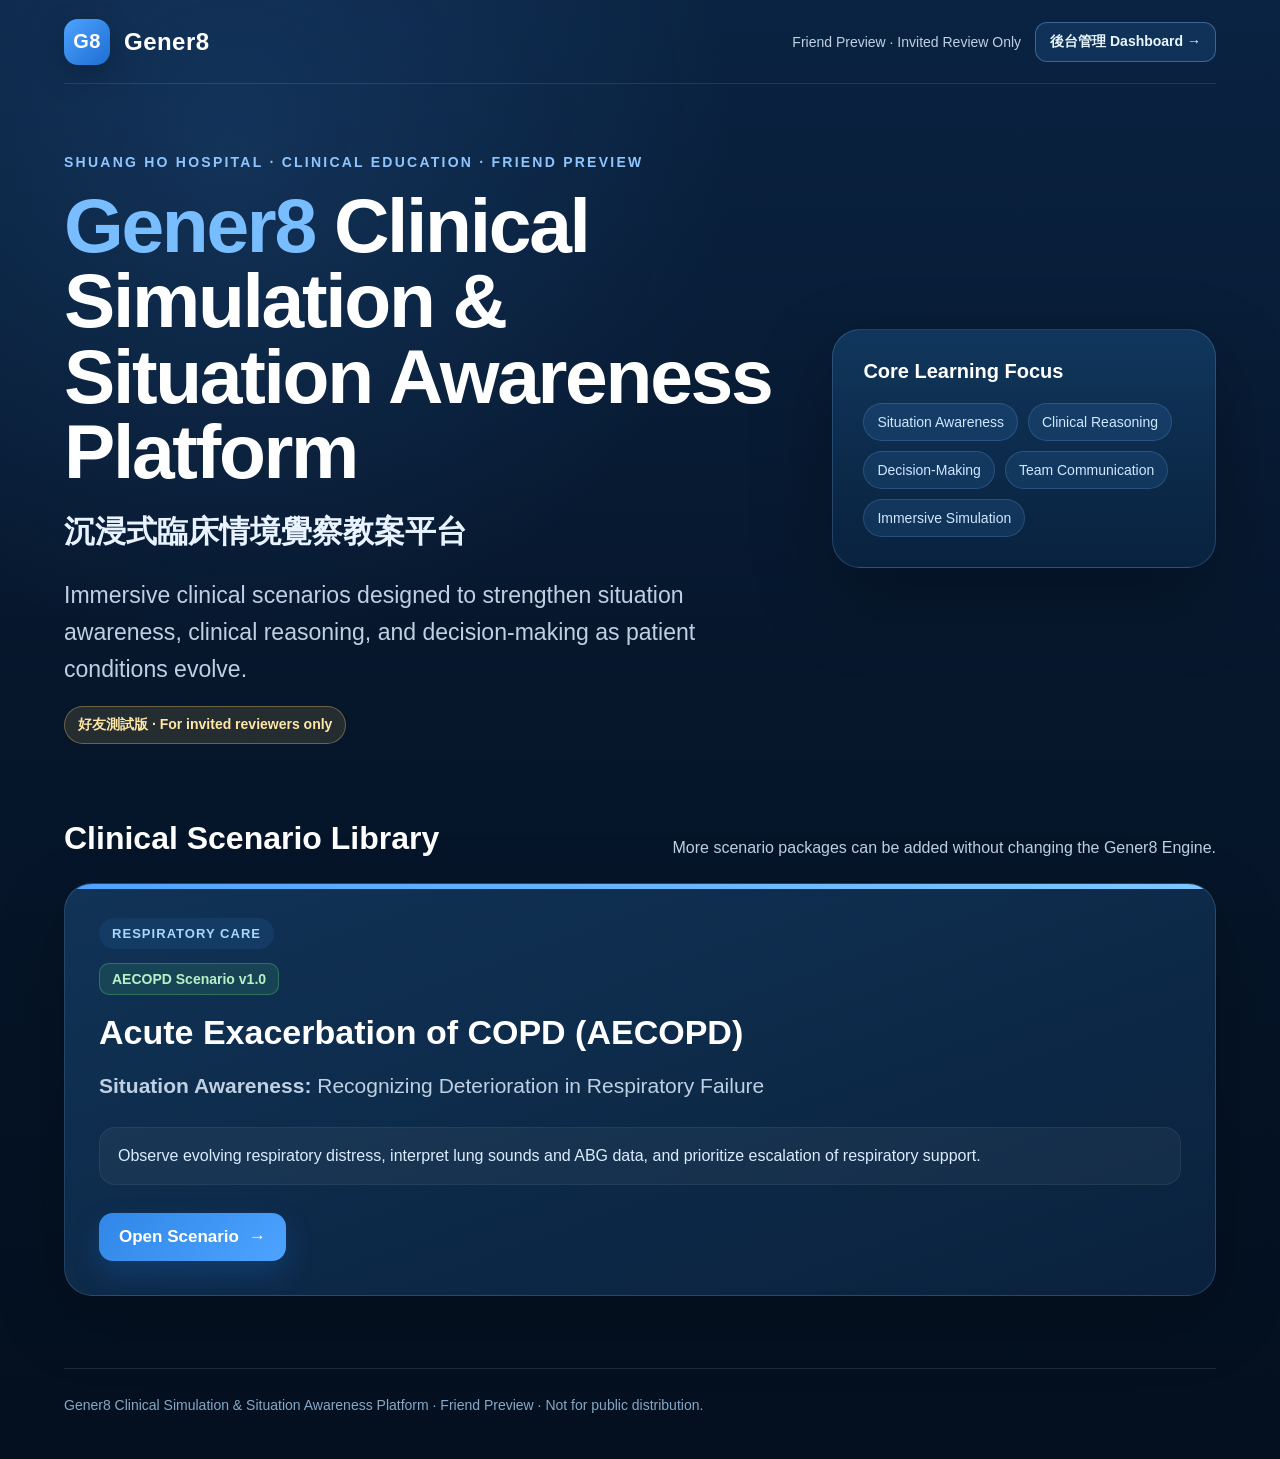
<file: index.html>
<!doctype html>
<html lang="en">
<head>
<meta charset="utf-8">
<meta name="viewport" content="width=device-width,initial-scale=1">
<meta name="robots" content="noindex,nofollow,noarchive">
<title>Gener8 Clinical Simulation & Situation Awareness Platform</title>
<style>
:root{
  --bg:#06162b;
  --bg2:#0a2342;
  --panel:#0d2c50;
  --panel2:#12395f;
  --text:#ffffff;
  --muted:#bfd0e3;
  --soft:#8fc5ff;
  --accent:#4da3ff;
  --accent2:#78bdff;
  --line:rgba(255,255,255,.10);
}
*{box-sizing:border-box}
html,body{
  margin:0;
  min-height:100%;
  background:
    radial-gradient(circle at 18% 10%,rgba(77,163,255,.14),transparent 30%),
    linear-gradient(180deg,var(--bg2) 0%,var(--bg) 48%,#04101f 100%);
  color:var(--text);
  font-family:Inter,"Segoe UI","Noto Sans TC","Microsoft JhengHei",Arial,sans-serif;
}
body{min-height:100vh}
.shell{max-width:1500px;margin:0 auto;padding:0 5vw}
nav{
  display:flex;align-items:center;justify-content:space-between;
  min-height:84px;border-bottom:1px solid var(--line)
}
.logo{display:flex;align-items:center;gap:14px;font-weight:800;font-size:24px;letter-spacing:.02em}
.logo-mark{
  width:46px;height:46px;border-radius:14px;display:grid;place-items:center;
  background:linear-gradient(135deg,#4da3ff,#1d6ed1);
  box-shadow:0 10px 30px rgba(0,0,0,.22)
}
.logo-mark span{font-size:20px}
.nav-actions{display:flex;align-items:center;gap:14px}
.nav-note{font-size:14px;color:var(--muted)}
.admin-btn{
  display:inline-flex;align-items:center;gap:8px;text-decoration:none;color:#eaf6ff;
  border:1px solid rgba(143,197,255,.35);background:rgba(77,163,255,.12);
  border-radius:12px;padding:10px 14px;font-size:14px;font-weight:800
}
.admin-btn:hover{background:rgba(77,163,255,.22);border-color:rgba(143,197,255,.6)}
.hero{
  display:grid;grid-template-columns:minmax(0,1.3fr) minmax(320px,.7fr);
  gap:56px;align-items:center;padding:70px 0 56px
}
.kicker{
  color:var(--soft);font-size:14px;font-weight:700;letter-spacing:.16em;
  text-transform:uppercase;margin-bottom:18px
}
h1{font-size:clamp(52px,6vw,92px);line-height:.98;margin:0 0 22px;letter-spacing:-.03em}
h1 .brand-accent{color:var(--accent2)}
.zh-title{font-size:clamp(24px,2.4vw,38px);font-weight:750;margin-bottom:24px;color:#e8f3ff}
.lead{font-size:clamp(19px,1.8vw,27px);line-height:1.6;color:var(--muted);max-width:980px;margin:0}
.hero-panel{
  background:linear-gradient(180deg,rgba(18,57,95,.92),rgba(9,34,63,.96));
  border:1px solid rgba(143,197,255,.20);border-radius:28px;padding:30px;
  box-shadow:0 30px 80px rgba(0,0,0,.28)
}
.hero-panel h3{font-size:20px;margin:0 0 20px}
.pill-row{display:flex;flex-wrap:wrap;gap:10px}
.pill{
  padding:10px 13px;border-radius:999px;background:rgba(77,163,255,.12);
  border:1px solid rgba(143,197,255,.18);color:#cfe8ff;font-size:14px
}
main{padding:20px 0 72px}
.section-head{display:flex;align-items:end;justify-content:space-between;gap:24px;margin-bottom:26px}
.section-head h2{font-size:32px;margin:0}
.section-head p{margin:0;color:var(--muted);font-size:16px}
.grid{display:grid;grid-template-columns:repeat(auto-fit,minmax(360px,1fr));gap:26px}
.card{
  position:relative;overflow:hidden;min-height:360px;padding:34px;
  border-radius:28px;background:linear-gradient(160deg,rgba(17,52,88,.98),rgba(10,34,62,.98));
  border:1px solid rgba(143,197,255,.18);box-shadow:0 24px 70px rgba(0,0,0,.22);
  display:flex;flex-direction:column
}
.card:before{
  content:"";position:absolute;inset:0 auto auto 0;width:100%;height:5px;
  background:linear-gradient(90deg,#4da3ff,#7ec7ff)
}
.tag{
  display:inline-flex;align-self:flex-start;padding:8px 13px;border-radius:999px;
  background:#143b63;color:#a9d7ff;font-size:13px;font-weight:800;letter-spacing:.08em;
  margin-bottom:24px
}
.version{display:inline-flex;align-self:flex-start;margin:-10px 0 18px;padding:7px 12px;border-radius:10px;background:rgba(82,210,115,.12);border:1px solid rgba(82,210,115,.34);color:#baf0c8;font-size:14px;font-weight:800}.card h3{font-size:34px;line-height:1.16;margin:0 0 18px}
.card p{font-size:21px;line-height:1.55;color:var(--muted);margin:0 0 22px}
.card .focus{
  margin-top:2px;padding:16px 18px;border-radius:16px;background:rgba(255,255,255,.045);
  border:1px solid rgba(255,255,255,.06);color:#dcecff;font-size:16px;line-height:1.55
}
.spacer{flex:1}
.btn{
  margin-top:28px;display:inline-flex;align-items:center;gap:10px;align-self:flex-start;
  text-decoration:none;color:#fff;background:linear-gradient(135deg,#3187e7,#4da3ff);
  border-radius:14px;padding:14px 20px;font-size:17px;font-weight:800;
  box-shadow:0 12px 28px rgba(32,120,219,.25)
}
.btn:hover{filter:brightness(1.08)}
.future-card{opacity:.56;border-style:dashed}
footer{border-top:1px solid var(--line);padding:28px 0 46px;color:#86a7c6;font-size:14px}
@media(max-width:900px){
  .hero{grid-template-columns:1fr;gap:30px;padding-top:50px}
  .hero-panel{max-width:620px}
  .section-head{align-items:flex-start;flex-direction:column}
  .nav-note{display:none}
  .admin-btn{font-size:13px;padding:9px 11px}
}
</style>
</head>
<body>
<div class="shell">
  <nav>
    <div class="logo">
      <div class="logo-mark"><span>G8</span></div>
      <div>Gener8</div>
    </div>
    <div class="nav-actions">
      <div class="nav-note">Friend Preview · Invited Review Only</div>
      <a class="admin-btn" href="admin/index.html">後台管理 Dashboard →</a>
    </div>
  </nav>

  <header class="hero">
    <div>
      <div class="kicker">Shuang Ho Hospital · Clinical Education · Friend Preview</div>
      <h1><span class="brand-accent">Gener8</span> Clinical Simulation &amp; Situation Awareness Platform</h1>
      <div class="zh-title">沉浸式臨床情境覺察教案平台</div>
      <p class="lead">Immersive clinical scenarios designed to strengthen situation awareness, clinical reasoning, and decision-making as patient conditions evolve.</p>
      <div style="margin-top:18px;display:inline-flex;padding:9px 13px;border-radius:999px;background:rgba(255,209,102,.12);border:1px solid rgba(255,209,102,.34);color:#ffe7a6;font-size:14px;font-weight:800">好友測試版 · For invited reviewers only</div>
    </div>
    <aside class="hero-panel">
      <h3>Core Learning Focus</h3>
      <div class="pill-row">
        <span class="pill">Situation Awareness</span>
        <span class="pill">Clinical Reasoning</span>
        <span class="pill">Decision-Making</span>
        <span class="pill">Team Communication</span>
        <span class="pill">Immersive Simulation</span>
      </div>
    </aside>
  </header>

  <main>
    <div class="section-head">
      <div>
        <h2>Clinical Scenario Library</h2>
      </div>
      <p>More scenario packages can be added without changing the Gener8 Engine.</p>
    </div>

    <div class="grid">
      <article class="card">
        <div class="tag">RESPIRATORY CARE</div>
        <div class="version">AECOPD Scenario v1.0</div>
        <h3>Acute Exacerbation of COPD (AECOPD)</h3>
        <p><strong>Situation Awareness:</strong> Recognizing Deterioration in Respiratory Failure</p>
        <div class="focus">
          Observe evolving respiratory distress, interpret lung sounds and ABG data, and prioritize escalation of respiratory support.
        </div>
        <div class="spacer"></div>
        <a class="btn" href="scenarios/aecopd/index.html?view=login">Open Scenario <span>→</span></a>
      </article>

    </div>
  </main>

  <footer>
    Gener8 Clinical Simulation &amp; Situation Awareness Platform · Friend Preview · Not for public distribution.
  </footer>
</div>
</body>
</html>
</file>
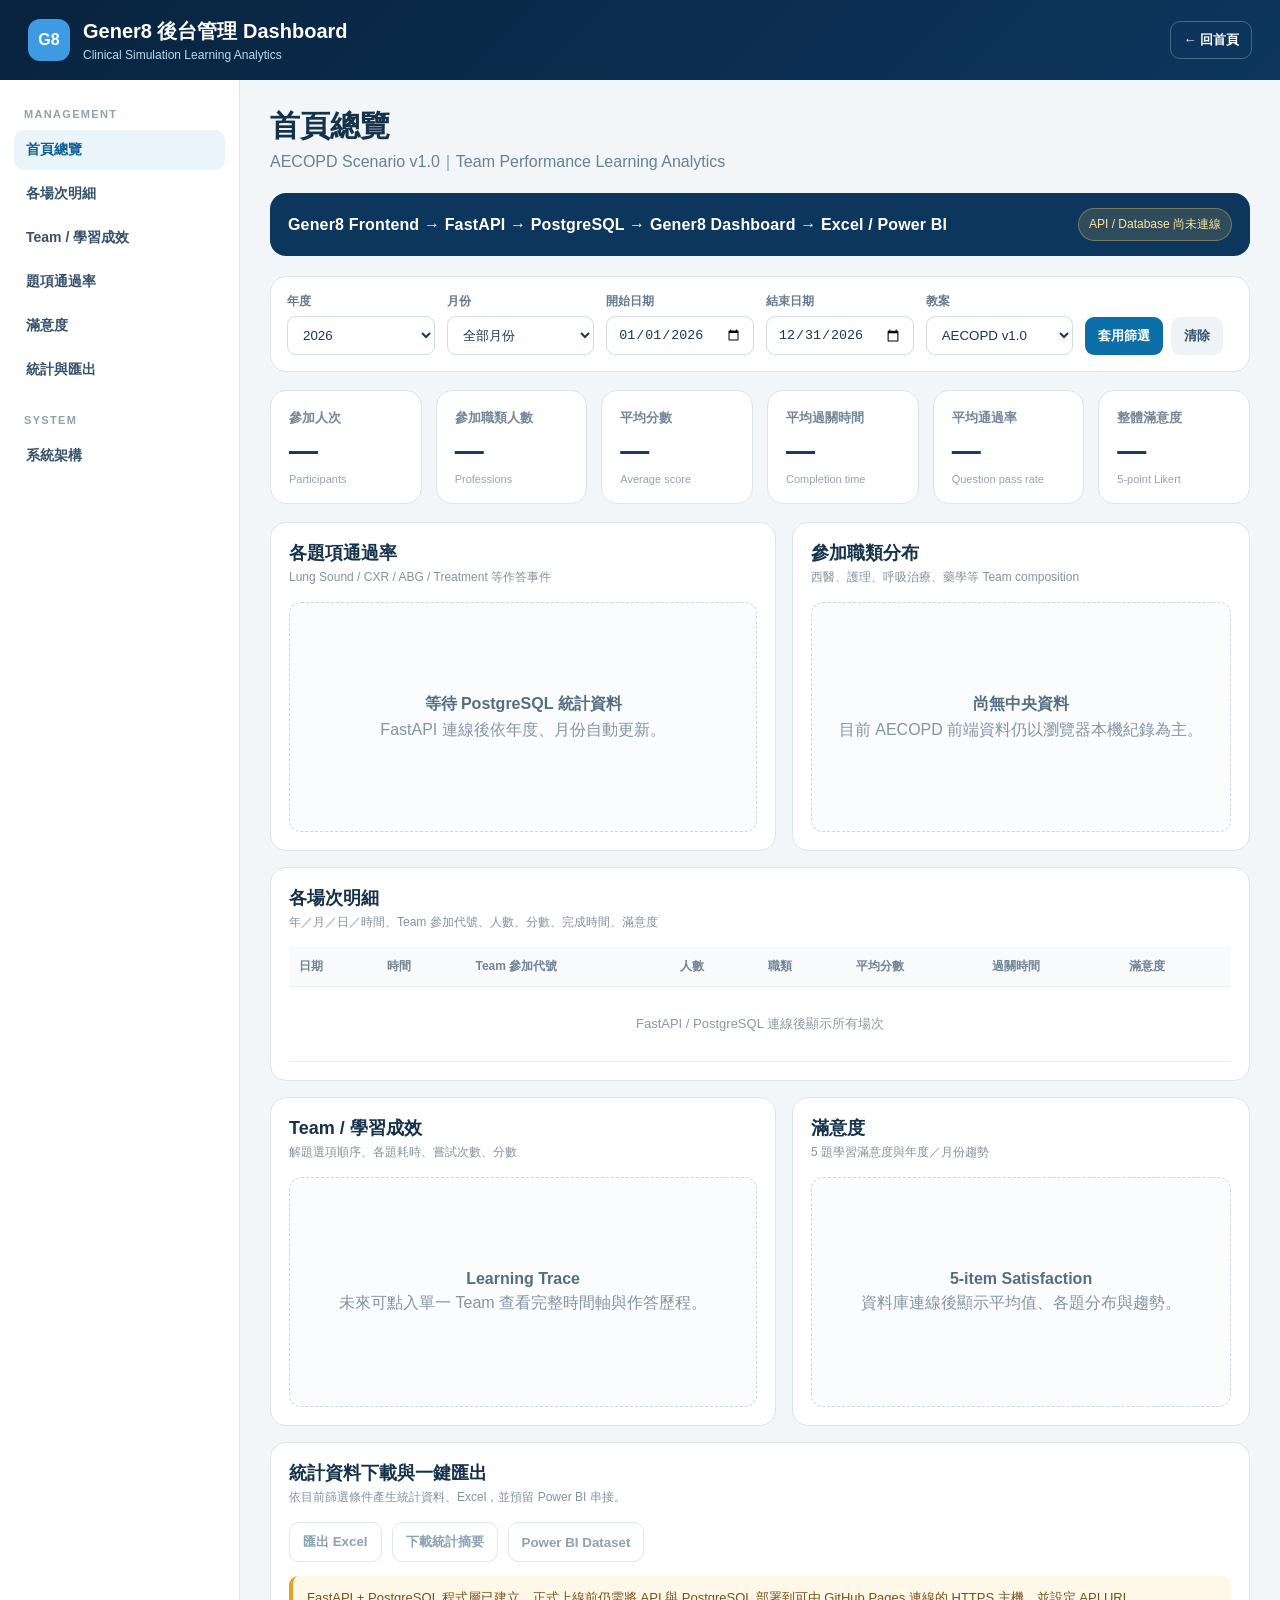
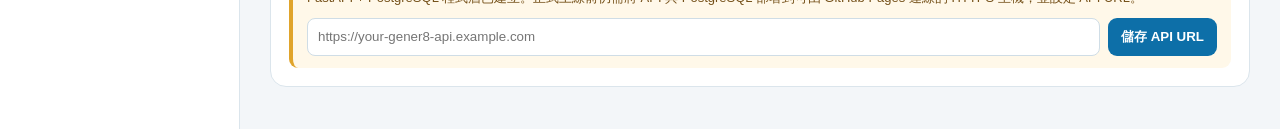
<file: admin/index.html>
<!doctype html>
<html lang="zh-Hant">
<head>
<meta charset="utf-8">
<meta name="viewport" content="width=device-width,initial-scale=1">
<meta name="robots" content="noindex,nofollow,noarchive">
<title>Gener8 Dashboard｜後台管理</title>
<style>
:root{
  --bg:#f3f6f9;--panel:#fff;--nav:#08233f;--nav2:#0d365d;--text:#15324b;--muted:#6b7f90;
  --line:#dbe5ec;--blue:#146ea8;--blue2:#e9f4fb;--green:#23865a;--amber:#a36b00;
}
*{box-sizing:border-box}
body{margin:0;background:var(--bg);color:var(--text);font-family:Inter,"Noto Sans TC","Microsoft JhengHei","Segoe UI",Arial,sans-serif}
.topbar{background:linear-gradient(135deg,var(--nav),var(--nav2));color:#fff;padding:18px 28px;display:flex;align-items:center;justify-content:space-between;gap:20px;position:sticky;top:0;z-index:10}
.brand{display:flex;align-items:center;gap:13px}.mark{width:42px;height:42px;border-radius:12px;background:#3e9be3;display:grid;place-items:center;font-weight:900}.brand h1{font-size:20px;margin:0}.brand p{font-size:12px;color:#bed8ed;margin:3px 0 0}
.top-actions{display:flex;gap:10px;align-items:center}.top-actions a{color:#fff;text-decoration:none;border:1px solid rgba(255,255,255,.24);padding:9px 12px;border-radius:10px;font-size:13px;font-weight:800}
.layout{display:grid;grid-template-columns:240px 1fr;min-height:calc(100vh - 78px)}
.sidebar{background:#fff;border-right:1px solid var(--line);padding:20px 14px}
.side-title{font-size:11px;font-weight:900;color:#90a1ae;letter-spacing:.12em;margin:8px 10px 10px}
.side-link{display:block;padding:11px 12px;margin:4px 0;border-radius:10px;color:#355169;text-decoration:none;font-weight:700;font-size:14px}
.side-link.active{background:#eaf4fb;color:#0c5f94}
.content{padding:26px 30px 42px;min-width:0}
.header-row{display:flex;align-items:flex-start;justify-content:space-between;gap:20px;margin-bottom:20px}
.header-row h2{font-size:30px;margin:0 0 5px}.header-row p{margin:0;color:var(--muted)}
.architecture{background:#0d365d;color:#fff;border-radius:16px;padding:15px 18px;margin-bottom:20px;display:flex;align-items:center;justify-content:space-between;gap:18px}
.arch-flow{font-weight:900;letter-spacing:.01em}.api-status{font-size:12px;padding:7px 10px;border-radius:999px;background:rgba(255,209,102,.14);border:1px solid rgba(255,209,102,.35);color:#ffe59c;white-space:nowrap}
.filters{background:#fff;border:1px solid var(--line);border-radius:16px;padding:16px;display:grid;grid-template-columns:repeat(6,minmax(120px,1fr));gap:12px;margin-bottom:18px}
.field label{display:block;font-size:12px;font-weight:900;color:#657b8e;margin-bottom:6px}.field select,.field input{width:100%;padding:10px 11px;border:1px solid #cfdde6;border-radius:9px;background:#fff;color:#173951}
.filter-actions{display:flex;gap:8px;align-items:end}.action{border:0;border-radius:9px;padding:10px 13px;font-weight:900;cursor:pointer}.action.primary{background:#0d6fa8;color:#fff}.action.secondary{background:#edf3f7;color:#355169}
.kpis{display:grid;grid-template-columns:repeat(6,1fr);gap:14px;margin-bottom:18px}.kpi{background:#fff;border:1px solid var(--line);border-radius:16px;padding:18px}.kpi .label{font-size:13px;color:#748798;font-weight:800}.kpi .value{font-size:29px;font-weight:900;margin-top:8px;color:#123b60}.kpi .hint{font-size:11px;color:#96a4af;margin-top:5px}
.grid2{display:grid;grid-template-columns:1.05fr .95fr;gap:16px;margin-bottom:16px}.panel{background:#fff;border:1px solid var(--line);border-radius:16px;padding:18px;min-width:0}.panel h3{margin:0 0 4px;font-size:18px}.panel-sub{font-size:12px;color:#8293a0;margin-bottom:16px}
.empty{min-height:230px;display:grid;place-items:center;border:1px dashed #cbd9e2;border-radius:12px;background:#fafcfd;text-align:center;color:#8395a4;padding:20px}.empty strong{display:block;color:#536e83;margin-bottom:5px}
.table-wrap{overflow:auto}.data-table{width:100%;border-collapse:collapse;font-size:13px}.data-table th,.data-table td{text-align:left;padding:11px 10px;border-bottom:1px solid #e8eef2;white-space:nowrap}.data-table th{color:#718596;font-size:12px;background:#f8fafc}
.export-row{display:flex;gap:10px;flex-wrap:wrap}.export-btn{border:1px solid #bcd1de;background:#fff;color:#174768;border-radius:10px;padding:10px 13px;font-weight:900}.export-btn[disabled]{opacity:.5;cursor:not-allowed}
.note{margin-top:14px;padding:12px 14px;border-left:4px solid #e0a42b;background:#fff8e9;color:#75511a;border-radius:9px;font-size:13px;line-height:1.5}
@media(max-width:1100px){.layout{grid-template-columns:1fr}.sidebar{display:none}.filters{grid-template-columns:repeat(3,1fr)}.kpis{grid-template-columns:repeat(3,1fr)}}
@media(max-width:760px){.content{padding:18px}.filters{grid-template-columns:1fr 1fr}.kpis{grid-template-columns:1fr 1fr}.grid2{grid-template-columns:1fr}.architecture{align-items:flex-start;flex-direction:column}}
</style>
</head>
<body>
<header class="topbar">
  <div class="brand"><div class="mark">G8</div><div><h1>Gener8 後台管理 Dashboard</h1><p>Clinical Simulation Learning Analytics</p></div></div>
  <div class="top-actions"><a href="../index.html">← 回首頁</a></div>
</header>
<div class="layout">
  <aside class="sidebar">
    <div class="side-title">MANAGEMENT</div>
    <a class="side-link active" href="#overview">首頁總覽</a>
    <a class="side-link" href="#sessions">各場次明細</a>
    <a class="side-link" href="#learning">Team / 學習成效</a>
    <a class="side-link" href="#questions">題項通過率</a>
    <a class="side-link" href="#satisfaction">滿意度</a>
    <a class="side-link" href="#export">統計與匯出</a>
    <div class="side-title" style="margin-top:24px">SYSTEM</div>
    <a class="side-link" href="#architecture">系統架構</a>
  </aside>

  <main class="content">
    <div class="header-row" id="overview">
      <div><h2>首頁總覽</h2><p>AECOPD Scenario v1.0｜Team Performance Learning Analytics</p></div>
    </div>

    <section class="architecture" id="architecture">
      <div class="arch-flow">Gener8 Frontend → FastAPI → PostgreSQL → Gener8 Dashboard → Excel / Power BI</div>
      <div class="api-status" id="api-status">API / Database 尚未連線</div>
    </section>

    <section class="filters">
      <div class="field"><label>年度</label><select id="filter-year"><option value="2026">2026</option><option value="2027">2027</option></select></div>
      <div class="field"><label>月份</label><select id="filter-month"><option value="">全部月份</option><option value="9">09 月</option><option value="10">10 月</option></select></div>
      <div class="field"><label>開始日期</label><input type="date" value="2026-01-01"></div>
      <div class="field"><label>結束日期</label><input type="date" value="2026-12-31"></div>
      <div class="field"><label>教案</label><select><option>AECOPD v1.0</option></select></div>
      <div class="filter-actions"><button class="action primary" id="apply-filter">套用篩選</button><button class="action secondary" id="clear-filter">清除</button></div>
    </section>

    <section class="kpis">
      <div class="kpi"><div class="label">參加人次</div><div class="value" id="kpi-participants">—</div><div class="hint">Participants</div></div>
      <div class="kpi"><div class="label">參加職類人數</div><div class="value" id="kpi-professions">—</div><div class="hint">Professions</div></div>
      <div class="kpi"><div class="label">平均分數</div><div class="value" id="kpi-score">—</div><div class="hint">Average score</div></div>
      <div class="kpi"><div class="label">平均過關時間</div><div class="value" id="kpi-duration">—</div><div class="hint">Completion time</div></div>
      <div class="kpi"><div class="label">平均通過率</div><div class="value" id="kpi-pass">—</div><div class="hint">Question pass rate</div></div>
      <div class="kpi"><div class="label">整體滿意度</div><div class="value" id="kpi-sat">—</div><div class="hint">5-point Likert</div></div>
    </section>

    <section class="grid2">
      <div class="panel" id="questions"><h3>各題項通過率</h3><div class="panel-sub">Lung Sound / CXR / ABG / Treatment 等作答事件</div><div id="question-stats" class="empty"><div><strong>等待 PostgreSQL 統計資料</strong>FastAPI 連線後依年度、月份自動更新。</div></div></div>
      <div class="panel"><h3>參加職類分布</h3><div class="panel-sub">西醫、護理、呼吸治療、藥學等 Team composition</div><div class="empty"><div><strong>尚無中央資料</strong>目前 AECOPD 前端資料仍以瀏覽器本機紀錄為主。</div></div></div>
    </section>

    <section class="panel" id="sessions" style="margin-bottom:16px">
      <h3>各場次明細</h3><div class="panel-sub">年／月／日／時間、Team 參加代號、人數、分數、完成時間、滿意度</div>
      <div class="table-wrap"><table class="data-table"><thead><tr><th>日期</th><th>時間</th><th>Team 參加代號</th><th>人數</th><th>職類</th><th>平均分數</th><th>過關時間</th><th>滿意度</th></tr></thead><tbody id="session-tbody"><tr><td colspan="8" style="text-align:center;color:#8999a5;padding:28px">FastAPI / PostgreSQL 連線後顯示所有場次</td></tr></tbody></table></div>
    </section>

    <section class="grid2">
      <div class="panel" id="learning"><h3>Team / 學習成效</h3><div class="panel-sub">解題選項順序、各題耗時、嘗試次數、分數</div><div class="empty"><div><strong>Learning Trace</strong>未來可點入單一 Team 查看完整時間軸與作答歷程。</div></div></div>
      <div class="panel" id="satisfaction"><h3>滿意度</h3><div class="panel-sub">5 題學習滿意度與年度／月份趨勢</div><div class="empty"><div><strong>5-item Satisfaction</strong>資料庫連線後顯示平均值、各題分布與趨勢。</div></div></div>
    </section>

    <section class="panel" id="export" style="margin-top:16px">
      <h3>統計資料下載與一鍵匯出</h3>
      <div class="panel-sub">依目前篩選條件產生統計資料、Excel，並預留 Power BI 串接。</div>
      <div class="export-row">
        <button class="export-btn" id="export-excel" disabled>匯出 Excel</button>
        <button class="export-btn" disabled>下載統計摘要</button>
        <button class="export-btn" disabled>Power BI Dataset</button>
      </div>
      <div class="note" id="backend-note">
  FastAPI + PostgreSQL 程式層已建立。正式上線前仍需將 API 與 PostgreSQL 部署到可由 GitHub Pages 連線的 HTTPS 主機，並設定 API URL。
  <div style="margin-top:10px;display:flex;gap:8px;flex-wrap:wrap">
    <input id="api-base-input" placeholder="https://your-gener8-api.example.com" style="flex:1;min-width:260px;padding:9px 10px;border:1px solid #cfdde6;border-radius:8px">
    <button id="save-api-base" class="action primary">儲存 API URL</button>
  </div>
</div>
    </section>
  </main>
</div>

<script>
(()=>{'use strict';
const $=id=>document.getElementById(id);
const apiInput=$('api-base-input');
const status=$('api-status');
const exportBtn=$('export-excel');

function apiBase(){return (localStorage.getItem('gener8ApiBase')||'').replace(/\/$/,'');}
function query(){
  const y=$('filter-year').value;
  const m=$('filter-month').value;
  const p=new URLSearchParams();
  if(y)p.set('year',y);
  if(m)p.set('month',m);
  p.set('scenario','AECOPD');
  return p.toString();
}
function fmtDuration(sec){
  if(sec==null)return '—';
  sec=Math.round(Number(sec));
  const m=Math.floor(sec/60),s=sec%60;
  return m+':'+String(s).padStart(2,'0');
}
async function getJson(path){
  const b=apiBase();
  if(!b)throw new Error('API URL not configured');
  const r=await fetch(b+path);
  if(!r.ok)throw new Error('HTTP '+r.status);
  return r.json();
}
function setDisconnected(msg){
  status.textContent=msg||'API / Database 尚未連線';
  status.style.background='rgba(255,209,102,.14)';
  exportBtn.disabled=true;
}
async function load(){
  const b=apiBase();
  apiInput.value=b;
  if(!b){setDisconnected();return;}
  status.textContent='連線中…';
  try{
    const [health,summary,sessions,stats]=await Promise.all([
      getJson('/health'),
      getJson('/api/v1/dashboard/summary?'+query()),
      getJson('/api/v1/dashboard/sessions?'+query()),
      getJson('/api/v1/dashboard/question-stats?'+query())
    ]);
    status.textContent='API / PostgreSQL 已連線';
    status.style.background='rgba(82,210,115,.18)';
    $('kpi-participants').textContent=summary.participant_count;
    $('kpi-professions').textContent=summary.profession_count;
    $('kpi-score').textContent=summary.average_score==null?'—':summary.average_score;
    $('kpi-duration').textContent=fmtDuration(summary.average_duration_seconds);
    $('kpi-sat').textContent=summary.average_satisfaction==null?'—':summary.average_satisfaction.toFixed(2);
    const pass=stats.length?stats.reduce((a,x)=>a+Number(x.pass_rate||0),0)/stats.length:null;
    $('kpi-pass').textContent=pass==null?'—':pass.toFixed(1)+'%';

    $('session-tbody').innerHTML=sessions.length?sessions.map(s=>{
      const d=new Date(s.started_at);
      return '<tr><td>'+d.toLocaleDateString('zh-TW')+'</td><td>'+d.toLocaleTimeString('zh-TW',{hour:'2-digit',minute:'2-digit'})+'</td><td>'+s.session_code+'</td><td>'+s.participant_count+'</td><td>—</td><td>'+(s.total_score??'—')+'</td><td>'+fmtDuration(s.duration_seconds)+'</td><td>'+(s.satisfaction_average??'—')+'</td></tr>';
    }).join(''):'<tr><td colspan="8" style="text-align:center;padding:28px;color:#8999a5">此篩選區間尚無場次資料</td></tr>';

    $('question-stats').className='';
    $('question-stats').innerHTML=stats.length?'<div class="table-wrap"><table class="data-table"><thead><tr><th>題項</th><th>作答次數</th><th>答對次數</th><th>通過率</th></tr></thead><tbody>'+stats.map(x=>'<tr><td>'+x.question_id+'</td><td>'+x.attempts+'</td><td>'+x.correct_attempts+'</td><td>'+x.pass_rate+'%</td></tr>').join('')+'</tbody></table></div>':'<div class="empty"><div><strong>尚無作答事件</strong>完成測試後會顯示各題通過率。</div></div>';
    exportBtn.disabled=false;
  }catch(e){
    setDisconnected('API 連線失敗');
  }
}
$('apply-filter').onclick=load;
$('clear-filter').onclick=()=>{$('filter-year').value='2026';$('filter-month').value='';load();};
$('save-api-base').onclick=()=>{
  localStorage.setItem('gener8ApiBase',apiInput.value.trim().replace(/\/$/,''));
  load();
};
exportBtn.onclick=()=>{
  const b=apiBase(); if(!b)return;
  window.location.href=b+'/api/v1/export/excel?'+query();
};
load();
})();
</script>
</body>
</html>
</file>
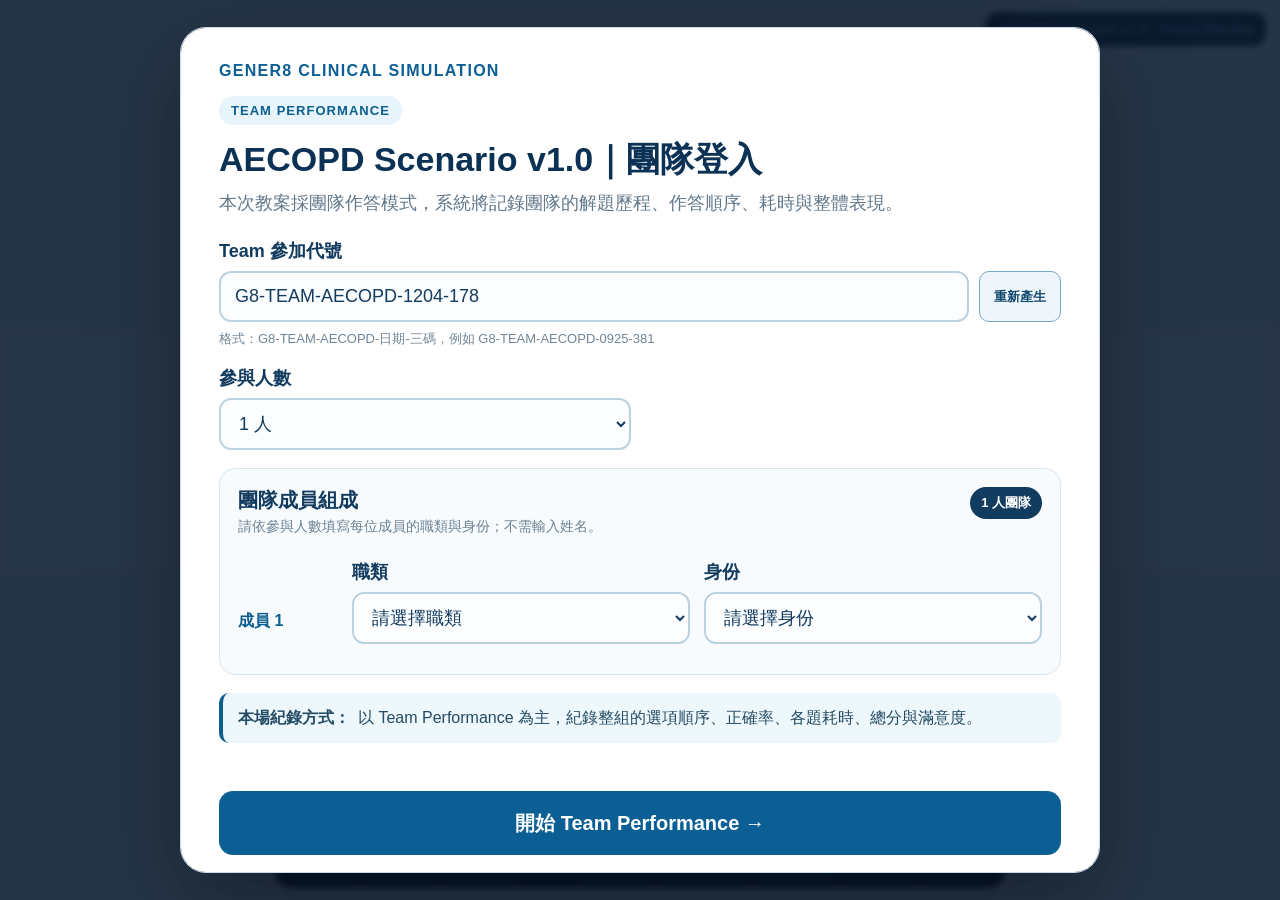
<file: scenarios/aecopd/index.html>
<!doctype html>
<html lang="zh-Hant">
<head>
<meta charset="utf-8"><meta name="viewport" content="width=device-width,initial-scale=1">
<meta name="robots" content="noindex,nofollow,noarchive">
<title>AECOPD Scenario v1.0 · Gener8</title>
<link rel="stylesheet" href="scenario.css?v=20260930-1452">
</head>
<body class="prelogin">
<div id="login-overlay" class="session-overlay" role="dialog" aria-modal="true" aria-labelledby="login-title">
  <div class="session-card team-session-card">
    <div class="session-brand">Gener8 Clinical Simulation</div>
    <div class="team-mode-badge">TEAM PERFORMANCE</div>
    <h1 id="login-title">AECOPD Scenario v1.0｜團隊登入</h1>
    <p class="session-subtitle">本次教案採團隊作答模式，系統將記錄團隊的解題歷程、作答順序、耗時與整體表現。</p>
    <form id="session-form">
      <div class="form-grid">
        <label class="field full">
          <span>Team 參加代號</span>
          <div class="code-row"><input id="session-code" name="sessionCode" type="text" readonly><button type="button" id="regen-code" class="mini-btn">重新產生</button></div>
          <small>格式：G8-TEAM-AECOPD-日期-三碼，例如 G8-TEAM-AECOPD-0925-381</small>
        </label>
        <label class="field">
          <span>參與人數</span>
          <select id="participant-count" name="participantCount" required>
            <option value="1">1 人</option>
            <option value="2">2 人</option>
            <option value="3">3 人</option>
            <option value="4">4 人</option>
            <option value="5">5 人</option>
          </select>
        </label>
      </div>

      <div class="team-member-section">
        <div class="team-member-heading">
          <div>
            <h2>團隊成員組成</h2>
            <p>請依參與人數填寫每位成員的職類與身份；不需輸入姓名。</p>
          </div>
          <span id="team-count-badge">1 人團隊</span>
        </div>
        <div id="team-members"></div>
      </div>

      <div class="team-performance-note">
        <strong>本場紀錄方式：</strong>
        <span>以 Team Performance 為主，紀錄整組的選項順序、正確率、各題耗時、總分與滿意度。</span>
      </div>

      <div id="login-error" class="form-error" aria-live="polite"></div>
      <button type="button" id="start-team-btn" class="primary-form-btn">開始 Team Performance →</button>
    </form>
  </div>
</div>

<div id="survey-overlay" class="session-overlay hidden" role="dialog" aria-modal="true" aria-labelledby="survey-title">
  <div class="session-card survey-card">
    <div class="session-brand">Gener8 Learning Feedback</div>
    <h1 id="survey-title">AECOPD 教案學習滿意度</h1>
    <p class="session-subtitle">請依本次學習經驗評分：1＝非常不同意，5＝非常同意。</p>
    <form id="survey-form">
      <div id="survey-questions"></div>
      <div id="survey-error" class="form-error" aria-live="polite"></div>
      <button type="submit" class="primary-form-btn">送出學習滿意度</button>
    </form>
  </div>
</div>

<div id="performance-overlay" class="session-overlay hidden performance-overlay" role="dialog" aria-modal="true" aria-labelledby="performance-title">
  <div class="session-card performance-card">
    <div class="session-brand">Gener8 Team Performance</div>
    <h1 id="performance-title">AECOPD Team Performance</h1>
    <div class="performance-circles" aria-label="Team Performance results">
      <div class="performance-circle">
        <div class="performance-circle-label">答對率</div>
        <div id="performance-accuracy" class="performance-circle-value">--</div>
        <div class="performance-circle-unit">%</div>
      </div>
      <div class="performance-circle">
        <div class="performance-circle-label">通關時間</div>
        <div id="performance-duration" class="performance-circle-value">--:--</div>
        <div class="performance-circle-unit">分：秒</div>
      </div>
    </div>

    <button id="finish-performance-btn" class="primary-form-btn performance-finish-btn">完成｜回到 Team 登入頁</button>
  </div>
</div>

<div id="viewport"><main id="stage" aria-label="Gener8 three-wall stage">
<section id="left-wall" class="wall"></section>
<section id="center-wall" class="wall center"></section>
<section id="right-wall" class="wall"></section>
</main></div>
<div id="version-badge">AECOPD Scenario v1.0 · Friend Preview</div>
<div id="toolbar" class="toolbar" aria-label="Instructor controls">
<button data-jump="ACT1_START">1 Act 1</button><button data-jump="ACT2_OVERVIEW">2 Act 2</button>
<button id="prev-step-btn" title="Previous teaching step">← Prev</button><span id="step-label">Step</span><button id="next-step-btn" title="Next teaching step">Next →</button><button id="patient-sound-btn" title="Patient video sound">Patient Sound: Off</button><button id="sensitivity-btn" title="Interaction sensitivity">Sensitivity: Normal</button><button id="fullscreen-btn">F Full Screen</button><a href="../../index.html">← Library</a>
</div>
<script src="data/scenario-data.js?v=20260930-0748"></script>
<script src="data/media-manifest.js"></script>
<script src="api-config.js?v=20260930-1210"></script>
<script src="api-client.js?v=20260930-1508"></script>
<script src="scenario.js?v=20261002-1308"></script>
</body></html>
</file>
<file: scenarios/aecopd/scenario.css>
:root{--bg:#071A33;--panel:#0B2545;--panel2:#102E52;--text:#fff;--muted:#bfd0e3;--accent:#4da3ff;--ok:#52d273;--bad:#ff6b6b;--warn:#ffd166}
*{box-sizing:border-box}html,body{margin:0;width:100%;height:100%;background:#020913;color:var(--text);font-family:"Noto Sans TC","Microsoft JhengHei",Arial,sans-serif;overflow:hidden}
#viewport{position:fixed;inset:0;display:flex;align-items:center;justify-content:center}#stage{width:5760px;height:1080px;display:grid;grid-template-columns:repeat(3,1920px);transform-origin:center center;background:var(--bg)}
.wall{height:1080px;padding:54px 62px;background:linear-gradient(180deg,#071a33,#06162b);border-right:2px solid rgba(255,255,255,.08);overflow:hidden;position:relative}.wall:last-child{border-right:0}.center{padding:34px}
.eyebrow{font-size:30px;color:#8fc5ff;letter-spacing:.05em;margin-bottom:14px}.wall h1{font-size:60px;line-height:1.12;margin:0 0 24px}.wall h2{font-size:43px;margin:0 0 20px}.wall h3{font-size:31px;margin:22px 0 14px}.wall p,.wall li{font-size:31px;line-height:1.42}.muted{color:var(--muted)}
.patient-box{width:100%;height:100%;display:flex;flex-direction:column;justify-content:center;align-items:center}.patient-video{width:100%;height:93%;object-fit:cover;border-radius:24px;background:#000;box-shadow:0 20px 60px rgba(0,0,0,.35)}.media-error{font-size:34px;padding:30px;border:3px solid var(--bad);border-radius:20px;background:rgba(255,107,107,.12)}
.card{background:rgba(16,46,82,.9);border:2px solid rgba(143,197,255,.2);border-radius:22px;padding:22px 26px;margin:14px 0}.evidence-grid{display:grid;grid-template-columns:repeat(3,1fr);gap:16px}.evidence-card{min-height:190px;background:#f7fbff;color:#08233d;border-radius:12px;padding:18px 20px;border:2px solid #bdd4e8}.evidence-card h3{margin:0 0 8px;font-size:28px;color:#123b60}.evidence-card p{white-space:pre-line;font-size:25px;line-height:1.28;margin:0}
.controls{display:grid;grid-template-columns:repeat(3,1fr);gap:14px;margin-top:22px}.btn{font-size:28px;text-align:center;padding:18px 16px;border-radius:14px;border:2px solid rgba(143,197,255,.25);background:#e9f5ff;color:#123b60;cursor:pointer;font-weight:700}.btn:hover,.btn.active{border-color:#00a8e8;box-shadow:0 0 0 2px rgba(0,168,232,.16)}.btn.correct{border-color:var(--ok);background:rgba(82,210,115,.16);color:#fff}.btn.wrong{border-color:var(--bad);background:rgba(255,107,107,.15);color:#fff}.btn.dark{background:var(--panel2);color:#fff}.btn.disabled{opacity:.45;pointer-events:none}
.option-grid{display:grid;grid-template-columns:repeat(2,1fr);gap:14px}.feedback{font-size:26px;margin-top:14px;padding:14px 18px;border-radius:12px;background:rgba(255,255,255,.06)}.order-wall{display:flex;flex-direction:column;gap:11px}.order{padding:13px 16px;background:#eef9ff;color:#123b60;border-left:7px solid #1ba3e1;border-radius:8px;font-size:25px}.warning{border-left:9px solid var(--bad)}
.monitor-video{width:100%;height:290px;object-fit:contain;background:#000;border-radius:16px;margin-bottom:16px}.status-list{margin:0;padding-left:36px}.status-list li{margin-bottom:6px}.badge-row{display:flex;flex-wrap:wrap;gap:10px}.badge{font-size:24px;background:#143b63;color:#d9efff;border:1px solid #3779ad;border-radius:999px;padding:8px 13px}.small{font-size:23px}
.toolbar{position:fixed;z-index:20;left:50%;bottom:12px;transform:translateX(-50%);display:flex;gap:8px;background:rgba(2,9,19,.9);border:1px solid rgba(255,255,255,.15);border-radius:16px;padding:9px}.toolbar button,.toolbar a{font-size:14px;color:#fff;text-decoration:none;border:1px solid rgba(255,255,255,.15);background:#102e52;border-radius:10px;padding:9px 12px;cursor:pointer}#version-badge{position:fixed;z-index:21;top:12px;right:14px;background:rgba(2,9,19,.82);border:1px solid rgba(255,255,255,.12);padding:8px 12px;border-radius:12px;color:#a9d8ff;font-size:14px}
/* Gener8 projected-wall interaction sensitivity */
:root{
  --interaction-pad-y:18px;
  --interaction-pad-x:16px;
  --interaction-min-height:72px;
  --interaction-gap:14px;
  --interaction-scale:1;
}
body[data-sensitivity="low"]{
  --interaction-pad-y:16px;
  --interaction-pad-x:16px;
  --interaction-min-height:72px;
  --interaction-gap:20px;
  --interaction-scale:1;
}
body[data-sensitivity="normal"]{
  --interaction-pad-y:22px;
  --interaction-pad-x:20px;
  --interaction-min-height:88px;
  --interaction-gap:18px;
  --interaction-scale:1.01;
}
body[data-sensitivity="high"]{
  --interaction-pad-y:30px;
  --interaction-pad-x:26px;
  --interaction-min-height:112px;
  --interaction-gap:18px;
  --interaction-scale:1.03;
}
.btn{
  min-height:var(--interaction-min-height);
  padding:var(--interaction-pad-y) var(--interaction-pad-x);
  touch-action:manipulation;
  user-select:none;
  -webkit-user-select:none;
  -webkit-tap-highlight-color:transparent;
  transform:scale(var(--interaction-scale));
  transform-origin:center;
}
.controls,.option-grid{gap:var(--interaction-gap)}
.btn:focus-visible,.btn.sensor-focus{
  outline:5px solid rgba(77,163,255,.75);
  outline-offset:5px;
}
#sensitivity-btn{
  min-width:154px;
  touch-action:manipulation;
}
#sensitivity-btn[data-level="high"]{border-color:#52d273;color:#c8f6d3}
#sensitivity-btn[data-level="low"]{border-color:#ffd166;color:#ffe6a3}

/* AECOPD v1.0 source-deck visual/question fidelity */
.patient-box{position:relative}
.patient-sound-overlay{
  position:absolute;left:50%;bottom:54px;transform:translateX(-50%);
  z-index:4;padding:16px 26px;border-radius:16px;border:2px solid rgba(255,255,255,.7);
  background:rgba(2,9,19,.82);color:#fff;font-size:25px;font-weight:800;cursor:pointer
}
.patient-sound-overlay.on{background:rgba(16,110,65,.88);border-color:#78e4a2}
.question-panel{margin-top:18px;padding:18px;border-radius:18px;background:rgba(255,255,255,.055);border:1px solid rgba(143,197,255,.22)}
.question-panel h3{margin:0 0 12px}
.question-panel .option-grid .btn{font-size:24px;min-height:64px;padding:12px}
.question-feedback{font-size:22px;margin-top:10px;color:#dcecff}
.teaching-image{display:block;width:100%;max-height:280px;object-fit:contain;background:#fff;border-radius:14px;margin:10px 0 14px}
.cxr-image{display:block;width:330px;max-width:100%;height:220px;object-fit:contain;background:#fff;border-radius:12px;margin:10px auto 14px}
#patient-sound-btn[data-on="true"]{border-color:#52d273;color:#c8f6d3}

/* PPT-aligned Gener8 teaching layout */
html,body{background:#eef2f5;color:#0b3154}
#stage{background:#f7f9fb}
.wall{background:#f8fafc;color:#0b3154;border-right:2px solid #d8e1ea}
.center{background:#ffffff}
.eyebrow{color:#0b4f7d;font-weight:800}
.wall h1,.wall h2,.wall h3{color:#0b3154}
.muted{color:#5f7387}
.card{background:#ffffff;border:2px solid #d8e5ef;color:#0b3154;box-shadow:none}
.btn{background:#eaf4fb;color:#103a5d;border-color:#a9c9df}
.btn.dark{background:#eef6fb;color:#103a5d;border-color:#6ea9cf}
.btn.correct{background:#edf9f2;color:#0e5e38;border-color:#4caf7a}
.btn.wrong{background:#fff0f0;color:#9c2f2f;border-color:#e05c5c}
.feedback{background:#f1f6fa;color:#274e6c;border:1px solid #d3e2ed}
.order{background:#ffffff;color:#123b60;border:1px solid #80aecd;border-left:7px solid #1ba3e1}
.tx-menu{display:grid;grid-template-columns:repeat(2,1fr);gap:18px;margin-top:24px}
.tx-menu .btn{min-height:82px;font-size:26px}
.summary-panel{margin-top:22px;padding:20px 24px;border-left:8px solid #1ba3e1;background:#fff;border-radius:14px}
.summary-panel h2{margin-bottom:10px}
.summary-panel li{font-size:25px;line-height:1.45;margin-bottom:5px}
.selected-treatment-grid{display:grid;grid-template-columns:1fr 1fr;gap:14px;margin-top:18px}
.selected-treatment-grid img{width:100%;max-height:250px;object-fit:contain;background:#fff;border:1px solid #d6e2eb;border-radius:12px}
.next-major{display:block;width:100%;margin-top:20px!important;padding:22px 20px!important;font-size:28px!important;background:#0b5f94!important;color:#fff!important;border-color:#0b5f94!important}
.completion-banner{margin-top:18px;padding:18px;border-radius:12px;background:#eaf7ef;color:#145b35;border:2px solid #62b27f;font-size:24px;font-weight:800}
#step-label{display:flex;align-items:center;padding:0 10px;color:#cfe8ff;font-weight:800;font-size:13px;white-space:nowrap}
#prev-step-btn:disabled,#next-step-btn:disabled{opacity:.35;cursor:not-allowed}

/* Correct-only result persistence and lower-right wrong feedback */
.lung-right-feedback{margin-top:18px;min-height:58px}
.wrong-feedback-item{
  padding:16px 18px;border-radius:12px;border:2px solid #e05c5c;
  background:#fff0f0;color:#9c2f2f;font-size:24px;font-weight:800
}
.correct-feedback{
  padding:14px 18px;border-radius:12px;border:2px solid #4caf7a;
  background:#edf9f2;color:#0e5e38;font-size:22px;font-weight:800
}
.correct-treatment-list{display:grid;grid-template-columns:1fr;gap:12px;margin:16px 0 20px}
.correct-treatment-item{
  padding:16px 18px;border-radius:10px;border:2px solid #4caf7a;
  background:#edf9f2;color:#0e5e38;font-size:25px;font-weight:800
}
.correct-order{border-left-color:#4caf7a!important;background:#f4fbf6!important;color:#0e5e38!important}

/* Session login and end-of-scenario learning satisfaction */
body.prelogin #viewport,body.prelogin #toolbar,body.prelogin #version-badge{filter:blur(3px);pointer-events:none}
.session-overlay{
  position:fixed;inset:0;z-index:1000;display:flex;align-items:center;justify-content:center;
  background:rgba(5,22,43,.86);padding:24px;overflow:auto
}
.session-overlay.hidden{display:none}
.session-card{
  width:min(920px,94vw);max-height:94vh;overflow:auto;background:#fff;color:#123b60;
  border-radius:26px;padding:34px 38px;box-shadow:0 30px 90px rgba(0,0,0,.35);
  border:1px solid #c8dbe8
}
.session-brand{font-size:16px;font-weight:900;color:#0b5f94;letter-spacing:.08em;text-transform:uppercase;margin-bottom:8px}
.session-card h1{font-size:34px;margin:0 0 8px;color:#0b3154}
.session-subtitle{font-size:18px!important;color:#61778a!important;margin:0 0 24px!important}
.form-grid{display:grid;grid-template-columns:1fr 1fr;gap:18px}
.field{display:flex;flex-direction:column;gap:8px;font-size:18px;font-weight:800}
.field.full{grid-column:1/-1}
.field input,.field select{
  width:100%;font:inherit;font-weight:500;padding:13px 14px;border:2px solid #bdd2e1;border-radius:12px;background:#fbfdff;color:#123b60
}
.field small{font-size:13px;font-weight:500;color:#718597}
.code-row{display:grid;grid-template-columns:1fr auto;gap:10px}
.mini-btn{border:1px solid #77a8c8;background:#eef6fb;color:#13486d;border-radius:10px;padding:8px 14px;font-weight:800;cursor:pointer}
.profession-group{border:1px solid #cfdee9;border-radius:16px;padding:16px 18px;margin:22px 0}
.profession-group legend{font-size:18px;font-weight:900;padding:0 8px}
.profession-grid{display:grid;grid-template-columns:repeat(4,1fr);gap:12px}
.profession-grid label{display:flex;align-items:center;gap:8px;padding:10px;border-radius:10px;background:#f3f8fc;font-size:16px;font-weight:700}
.profession-grid input{width:19px;height:19px}
.form-error{min-height:24px;color:#a32626;font-weight:800;margin:8px 0}
.primary-form-btn{
  width:100%;border:0;border-radius:14px;padding:16px 20px;background:#0b5f94;color:#fff;font-size:20px;font-weight:900;cursor:pointer
}
.survey-card{width:min(1040px,96vw)}
.survey-question{border:1px solid #d3e1eb;border-radius:14px;padding:16px 18px;margin:12px 0;background:#fbfdff}
.survey-question .qtext{font-size:18px;font-weight:800;margin-bottom:12px;line-height:1.45}
.likert-row{display:grid;grid-template-columns:repeat(5,1fr);gap:8px}
.likert-option{display:flex;flex-direction:column;align-items:center;gap:5px;padding:9px;border:1px solid #c8dae7;border-radius:10px;background:#fff;font-size:14px;font-weight:800;cursor:pointer}
.likert-option input{width:20px;height:20px}
.thankyou-card{text-align:center;max-width:620px}
.thankyou-card p{font-size:20px!important}
#survey-summary{margin:18px 0;padding:14px;background:#f2f8fc;border-radius:12px;font-size:16px}
@media(max-width:760px){
  .form-grid{grid-template-columns:1fr}.field.full{grid-column:auto}
  .profession-grid{grid-template-columns:repeat(2,1fr)}
  .likert-row{grid-template-columns:repeat(5,minmax(52px,1fr))}
}

/* Survey version chooser + lung sound playback controls */
.survey-version-picker{
  display:grid;grid-template-columns:1fr 1fr;gap:12px;margin:0 0 18px
}
.picker-title{grid-column:1/-1;font-size:18px;font-weight:900;color:#123b60}
.survey-version-btn{
  text-align:left;border:2px solid #c8dae7;background:#f7fbfe;color:#123b60;
  border-radius:14px;padding:14px 16px;cursor:pointer
}
.survey-version-btn strong{display:block;font-size:17px;margin-bottom:4px}
.survey-version-btn span{display:block;font-size:13px;color:#6d8294;line-height:1.35}
.survey-version-btn.active{
  border-color:#0b5f94;background:#e9f5ff;box-shadow:0 0 0 3px rgba(11,95,148,.10)
}
.lung-audio-controls{
  display:grid;grid-template-columns:1fr 1fr;gap:10px;margin:10px 0 12px
}
.lung-audio-controls .btn{min-height:58px;font-size:22px}
@media(max-width:760px){
  .survey-version-picker{grid-template-columns:1fr}
  .picker-title{grid-column:auto}
}

/* Compact Act 1 patient background and CXR options */
.patient-background-head{display:grid;grid-template-columns:auto 1fr;gap:22px;align-items:center;margin:0 0 10px}
.patient-background-head h1{margin:0!important;white-space:nowrap}
.patient-background-card{padding:12px 18px;margin:0;min-height:0}
.patient-background-card p{margin:0;font-size:25px;line-height:1.35}
.cxr-question-panel{padding:14px 16px;margin-top:12px}
.cxr-question-panel h3{margin:0 0 8px}
.cxr-question-layout{display:grid;grid-template-columns:270px 1fr;gap:16px;align-items:start}
.cxr-question-layout .cxr-image{width:270px;height:180px;margin:0;object-fit:contain}
.cxr-question-body .small{margin:0 0 10px;font-size:21px}
.cxr-option-grid{grid-template-columns:1fr 1fr;gap:10px!important}
.cxr-option-grid .btn{min-height:64px!important;padding:10px 12px!important;font-size:22px!important;line-height:1.22}
.cxr-question-panel .question-feedback{margin-top:8px;font-size:20px}

/* Team Performance login */
.team-session-card{max-width:1040px}
.team-mode-badge{
  display:inline-flex;align-items:center;justify-content:center;
  margin:8px 0 12px;padding:7px 12px;border-radius:999px;
  background:#e8f4fb;color:#0c5f8f;font-weight:900;letter-spacing:.08em;font-size:13px
}
.team-member-section{
  margin:18px 0;padding:18px;border:1px solid #d8e5ed;border-radius:16px;background:#f8fbfd
}
.team-member-heading{display:flex;align-items:flex-start;justify-content:space-between;gap:16px;margin-bottom:12px}
.team-member-heading h2{margin:0 0 4px;font-size:20px;color:#123b60}
.team-member-heading p{margin:0;color:#6d8294;font-size:14px}
#team-count-badge{
  flex:0 0 auto;padding:7px 11px;border-radius:999px;background:#123b60;color:white;font-size:13px;font-weight:800
}
.team-member-row{
  display:grid;grid-template-columns:100px 1fr 1fr;gap:14px;align-items:end;
  padding:12px 0;border-top:1px solid #e1ebf1
}
.team-member-row:first-child{border-top:0}
.member-number{font-weight:900;color:#0c5f8f;padding-bottom:12px}
.team-performance-note{
  display:flex;gap:8px;align-items:flex-start;padding:13px 15px;margin:14px 0 16px;
  border-left:4px solid #0c5f8f;background:#eef7fc;border-radius:10px;color:#244b64;line-height:1.5
}
@media(max-width:760px){
  .team-member-row{grid-template-columns:1fr}
  .member-number{padding-bottom:0}
  .team-member-heading{flex-direction:column}
}


/* ACT 2 Lung Sound right-wall layout */
.act2-right-lung{
  width:100%;
  height:100%;
  display:flex;
  flex-direction:column;
  align-items:flex-start;
}
.act2-monitor-section{
  width:100%;
  display:flex;
  flex-direction:column;
  align-items:flex-start;
  margin-bottom:18px;
}
.act2-monitor-section .eyebrow{
  width:100%;
  text-align:left;
  margin-bottom:10px;
}
.act2-monitor-large{
  width:76%;
  min-width:760px;
  max-width:1120px;
  height:320px;
  background:#000;
  border-radius:16px;
  overflow:hidden;
  display:flex;
  align-items:center;
  justify-content:center;
  margin-left:0;
  margin-right:auto;
}
.act2-monitor-large .monitor-video{
  width:100%;
  height:100%;
  object-fit:contain;
  background:#000;
  border-radius:16px;
  margin:0;
}
.act2-lung-section{
  width:100%;
}
.act2-lung-section h2{
  margin:4px 0 14px;
}
.act2-lung-section .lung-audio-controls{
  display:grid;
  grid-template-columns:1fr 1fr;
  width:100%;
  gap:10px;
  margin-bottom:10px;
}
.act2-lung-section .lung-audio-controls .btn{
  min-height:66px;
  font-size:21px;
}
.act2-lung-options{
  display:grid;
  grid-template-columns:1fr 1fr;
  width:100%;
  gap:10px!important;
}
.act2-lung-options .btn{
  min-height:72px;
  font-size:23px;
  line-height:1.25;
}
.act2-lung-next-actions{
  width:100%;
  display:flex;
  justify-content:center;
  align-items:center;
  gap:24px;
  margin-top:22px;
  padding-bottom:12px;
}
.act2-next-btn{
  min-width:260px;
  min-height:76px;
  padding:12px 28px;
  background:#c8eaf8!important;
  color:#15314c!important;
  border:3px solid #16364d!important;
  border-radius:14px;
  font-size:28px!important;
  font-weight:800;
}
.act2-next-btn:hover{
  background:#b5e2f5!important;
}
@media(max-width:1200px){
  .act2-monitor-large{
    width:84%;
    min-width:0;
    height:250px;
  }
  .act2-next-btn{
    min-width:200px;
    min-height:64px;
    font-size:22px!important;
  }
}


/* ACT 2 ABG lower-right navigation */
.act2-abg-next-actions{
  width:100%;
  display:flex;
  justify-content:flex-end;
  align-items:center;
  margin-top:22px;
  padding-right:8%;
  padding-bottom:10px;
}
.act2-abg-next-actions .act2-next-btn{
  min-width:330px;
}


/* ACT 2 NIV survey button visibility */
.act2-niv-right{
  height:100%;
  display:flex;
  flex-direction:column;
  padding-bottom:110px;
}
.act2-niv-right .monitor-video{
  height:250px;
}
.act2-niv-right .order-wall{
  gap:8px;
}
.act2-niv-right .order{
  padding:10px 14px;
  font-size:23px;
}
.act2-niv-right .completion-banner{
  margin-top:12px;
  padding:14px 16px;
  font-size:22px;
}
.survey-final-btn{
  margin-top:14px!important;
  margin-bottom:92px!important;
  min-height:74px;
  flex:0 0 auto;
  position:relative;
  z-index:6;
}


/* Raise Act 1 assessment content after compact patient header */
.patient-background-head + .controls{
  margin-top:10px;
}
.question-panel{
  margin-top:10px;
}
.cxr-question-panel{
  margin-top:8px;
}


/* Act 1 summary transition button */
.act1-to-act2-btn{
  position:relative;
  top:-30px;
  margin-top:8px!important;
  margin-bottom:0!important;
}


/* Act 1 treatment selection feedback states */
.tx-menu .btn{
  position:relative;
}
.tx-menu .btn.correct{
  background:#edf9f2!important;
  color:#0e5e38!important;
  border-color:#4caf7a!important;
}
.tx-menu .btn.wrong{
  background:#eaf4fb!important;
  color:#103a5d!important;
  border-color:#a9c9df!important;
}
.btn.wrong{
  position:relative;
  overflow:visible;
}
.btn.wrong::after{
  content:'✕';
  position:absolute;
  right:10px;
  bottom:5px;
  color:#ff5fa2;
  font-size:32px;
  line-height:1;
  font-weight:900;
  pointer-events:none;
}


/* Enhanced Gener8 hand-touch targets */
.btn,
.primary-form-btn,
.mini-btn,
.likert-option,
#toolbar button,
#toolbar a{
  touch-action:manipulation;
  -webkit-tap-highlight-color:transparent;
}
.btn{
  position:relative;
}
body[data-sensitivity="normal"] .btn,
body[data-sensitivity="high"] .btn{
  box-shadow:0 0 0 1px rgba(11,95,148,.05);
}
body[data-sensitivity="high"] .btn:active,
body[data-sensitivity="normal"] .btn:active{
  transform:scale(.98);
}
#toolbar button,
#toolbar a{
  min-height:54px;
  min-width:72px;
  display:flex;
  align-items:center;
  justify-content:center;
}
.primary-form-btn{
  min-height:64px;
}
.likert-option{
  min-height:70px;
}


/* Gener8 pointer-down immediate activation */
.btn.pointer-active,
.primary-form-btn.pointer-active,
.mini-btn.pointer-active,
#toolbar button.pointer-active,
#toolbar a.pointer-active{
  outline:6px solid rgba(77,163,255,.42);
  outline-offset:4px;
  filter:brightness(.97);
}


/* Team Performance result page */
.performance-overlay{
  background:
    radial-gradient(circle at 50% 18%,rgba(52,151,219,.22),transparent 34%),
    rgba(5,22,43,.92);
}
.performance-card{
  width:min(1240px,95vw);
  text-align:center;
  padding:42px 52px 46px;
  background:linear-gradient(180deg,#ffffff 0%,#f4f9fd 100%);
}
.performance-card h1{
  font-size:42px;
  margin-bottom:8px;
}
.performance-circles{
  display:flex;
  justify-content:center;
  align-items:center;
  gap:34px;
  flex-wrap:wrap;
  margin:34px auto 28px;
}
.performance-circle{
  width:250px;
  height:250px;
  border-radius:50%;
  display:flex;
  flex-direction:column;
  align-items:center;
  justify-content:center;
  background:linear-gradient(145deg,#eef8ff,#dceef9);
  border:7px solid #8fc7e8;
  box-shadow:0 14px 34px rgba(12,70,108,.15),inset 0 0 0 8px rgba(255,255,255,.66);
  color:#123b60;
}
.performance-circle-label{
  font-size:24px;
  font-weight:900;
  margin-bottom:10px;
}
.performance-circle-value{
  font-size:46px;
  line-height:1;
  font-weight:950;
  color:#0b5f94;
  letter-spacing:-.02em;
}
.performance-circle-unit{
  margin-top:10px;
  font-size:15px;
  font-weight:800;
  color:#698397;
}
.performance-rule{
  max-width:900px;
  margin:4px auto 10px;
  padding:14px 18px;
  border-radius:14px;
  background:#eaf5fb;
  color:#244b64;
  font-size:18px;
  font-weight:800;
}
.performance-rank-note{
  margin:6px auto 24px;
  color:#718597;
  font-size:15px;
}
.performance-finish-btn{
  max-width:560px;
  margin:0 auto;
}
@media(max-width:900px){
  .performance-card{padding:30px 20px}
  .performance-circles{gap:18px}
  .performance-circle{width:205px;height:205px}
  .performance-circle-value{font-size:38px}
}


/* Two-metric Team Performance layout */
.performance-card{
  max-width:980px;
}
.performance-circles{
  gap:72px;
  margin-top:40px;
  margin-bottom:38px;
}
.performance-circle{
  width:280px;
  height:280px;
}
.performance-finish-btn{
  margin-top:8px;
}


/* Final centered two-circle Team Performance layout */
.performance-card{
  width:min(1040px,94vw)!important;
  max-width:1040px!important;
  text-align:center!important;
  padding:42px 48px 46px!important;
}
.performance-card .session-subtitle,
.performance-card .performance-rule,
.performance-card .performance-rank-note{
  display:none!important;
}
.performance-circles{
  width:100%!important;
  display:flex!important;
  justify-content:center!important;
  align-items:center!important;
  gap:84px!important;
  flex-wrap:nowrap!important;
  margin:44px auto 40px!important;
}
.performance-circle{
  flex:0 0 292px!important;
  width:292px!important;
  height:292px!important;
}
.performance-circle:nth-child(n+3){
  display:none!important;
}
.performance-finish-btn{
  display:block!important;
  width:min(560px,80%)!important;
  margin:10px auto 0!important;
}
@media(max-width:760px){
  .performance-circles{
    flex-wrap:wrap!important;
    gap:26px!important;
  }
  .performance-circle{
    flex-basis:220px!important;
    width:220px!important;
    height:220px!important;
  }
}
</file>
